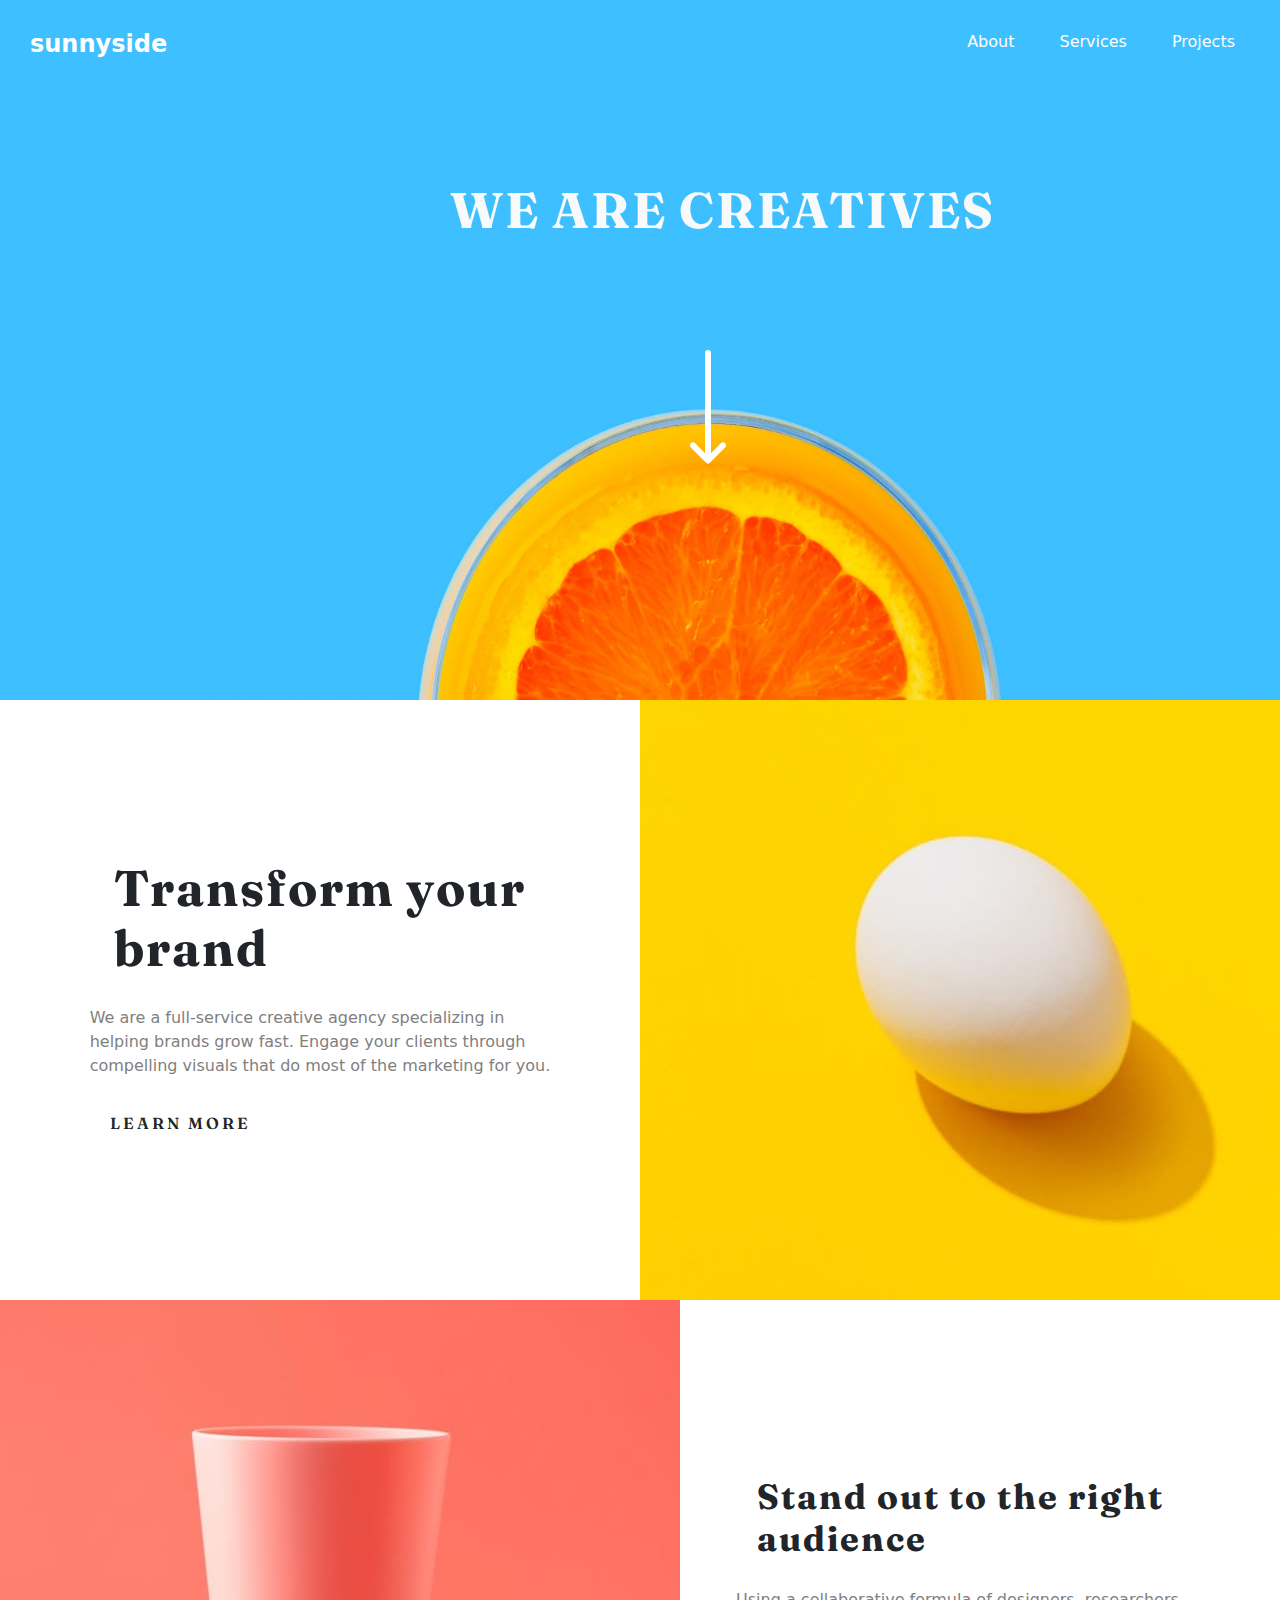
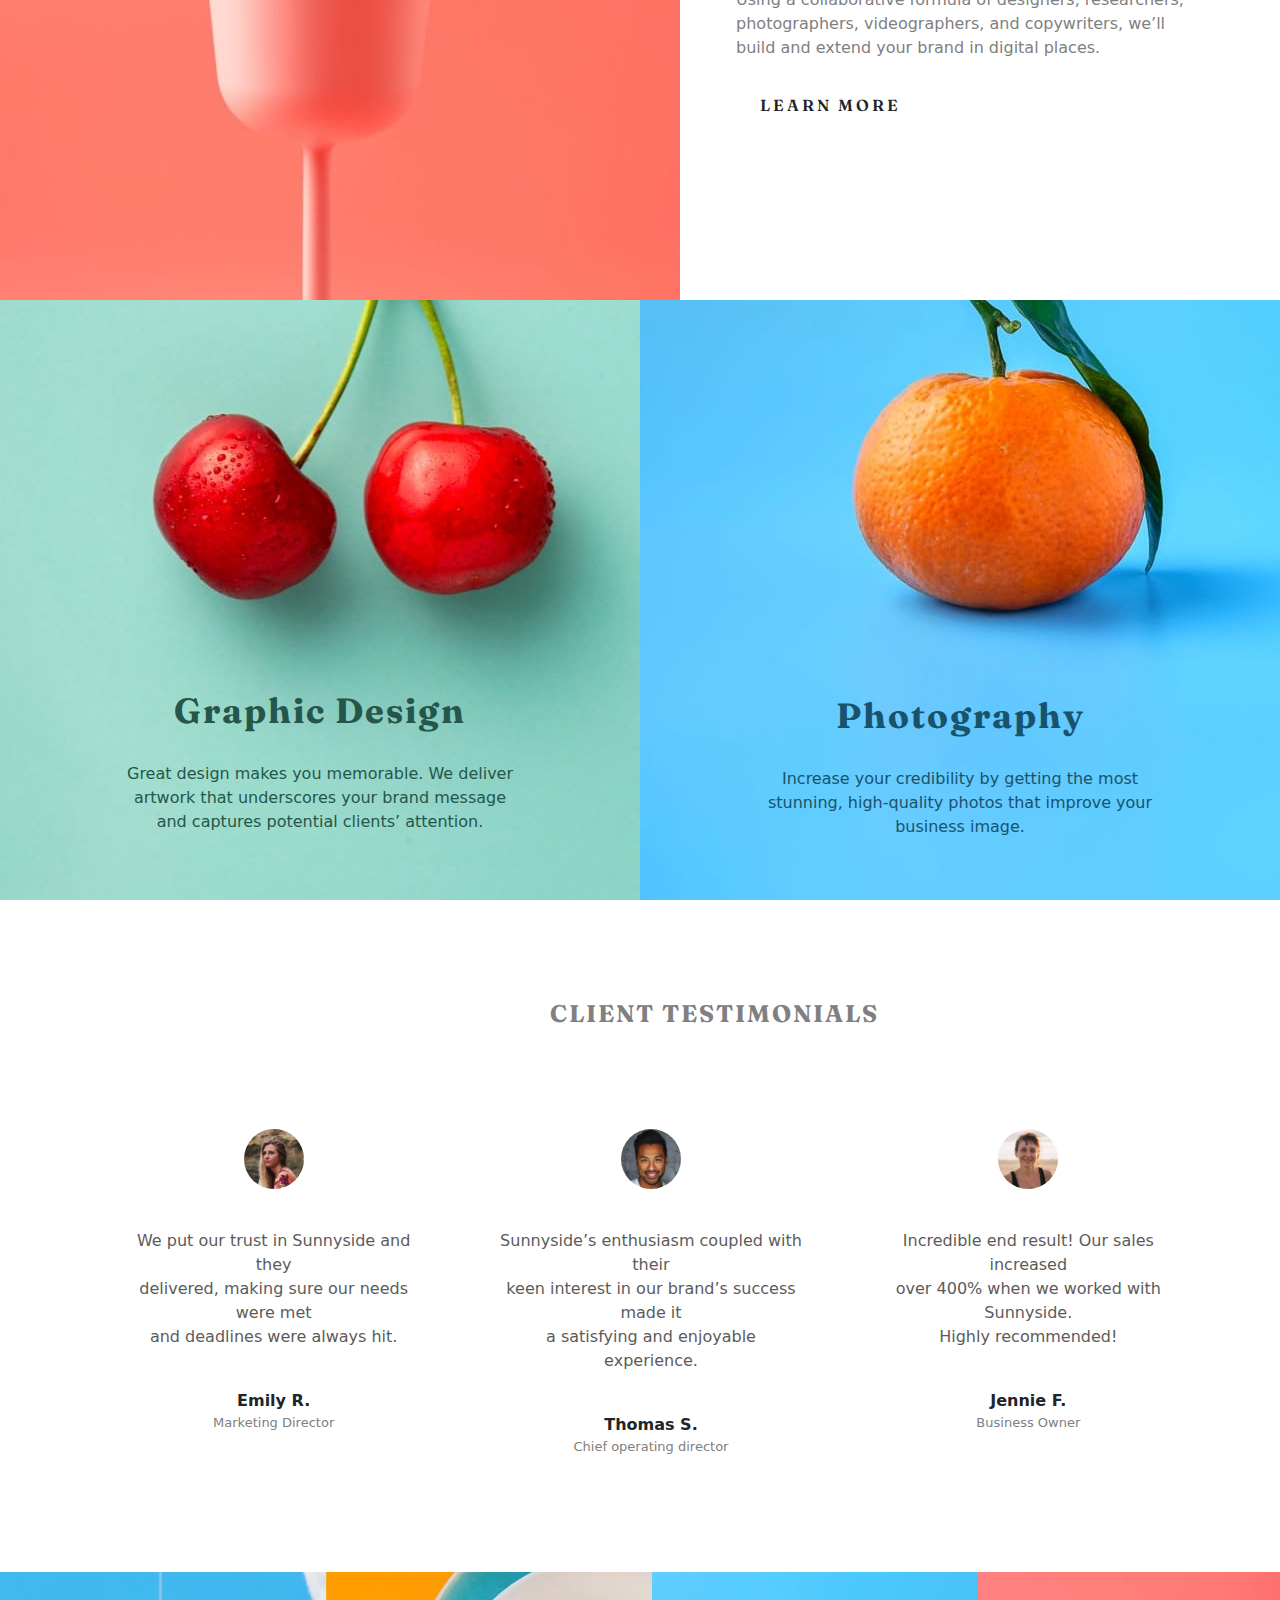
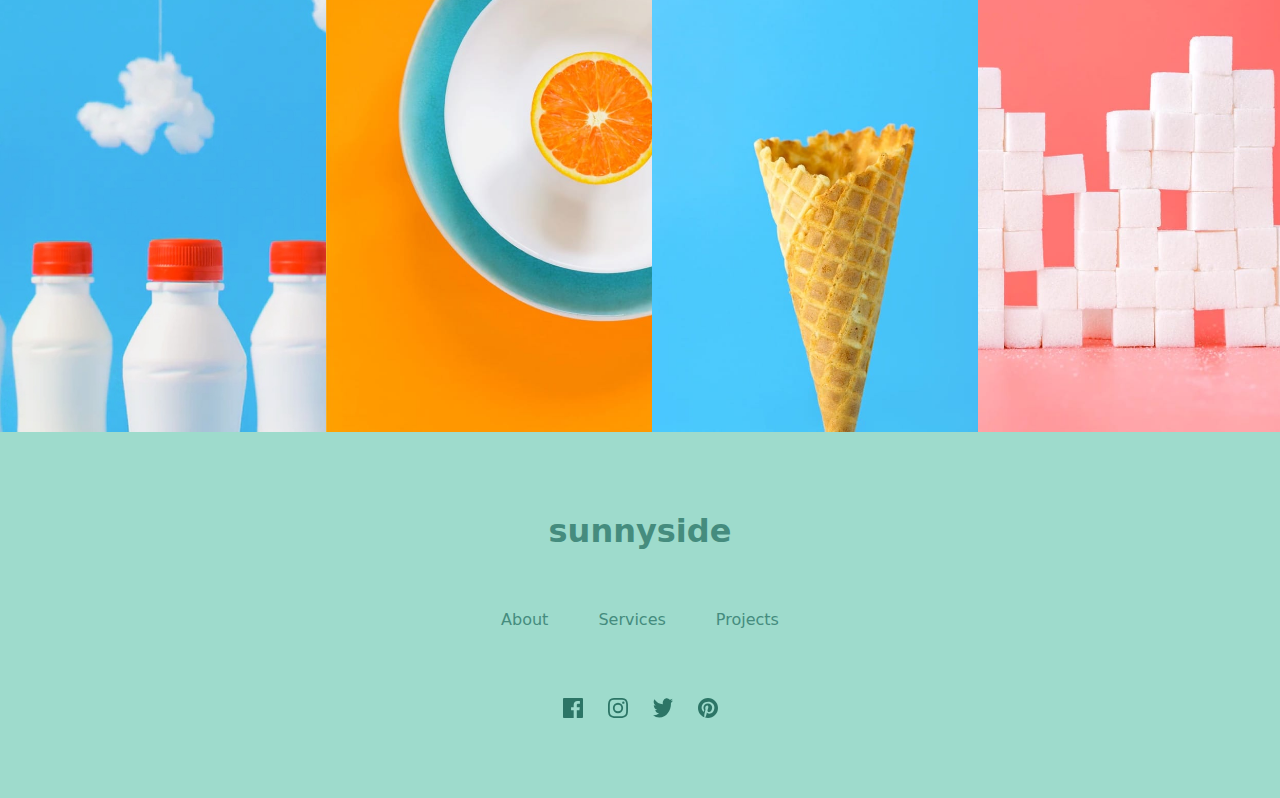
<file: index.html>
<!DOCTYPE html>
<html lang="en">
<head>
    <meta charset="UTF-8">
    <meta name="viewport" content="width=device-width, initial-scale=1.0">
    <title>Document</title>
    <link href="https://cdn.jsdelivr.net/npm/bootstrap@5.3.3/dist/css/bootstrap.min.css" rel="stylesheet" integrity="sha384-QWTKZyjpPEjISv5WaRU9OFeRpok6YctnYmDr5pNlyT2bRjXh0JMhjY6hW+ALEwIH" crossorigin="anonymous">
    <link rel="stylesheet" href="style.css">
</head>
<body style="padding: 0; margin: 0;">
    <div style="display: flex; flex-direction: row; gap: 800px;padding: 30px; background-color: #3ebfff;color: white;">
        <h1 style="font-size: x-large; font-weight: 600;">sunnyside</h1>
        <div style="display: flex; flex-direction: row; gap: 45px;">
            <p>About</p>
            <p>Services</p>
            <p>Projects</p>
            <button style="background-color: white; border: none;border-radius: 20px; color: black;width: 100px;height: 40px;font-size: small;font-weight: 600;">CONTACT</button>
        </div>
    </div>
    <div class="column" style="background-color: #3ebfff;">
        <img src="image-header.jpg" style="width: 1000px;height: 600px; margin-left: 210px;">
        <h1 class="text-light" style="position: absolute; top: 180px;left: 450px;font-size:50px;font-family: Fraunces; font-weight: 700; letter-spacing: 2px;">WE ARE CREATIVES</h1>
        <img src="icon-arrow-down.svg" style="position: absolute; top: 350px;left: 690px;">
    </div>
    <section>
        <div style="display: flex; flex-direction: row;">
            <div class="col-lg-6" style="display: flex; flex-direction: column; gap: 20px; justify-content: center; align-items: center; text-align: start;">
                <h1 style="font-size:50px;font-family: Fraunces; font-weight: 700; letter-spacing: 2px;">Transform your <br>brand</h1>
                <p style="color: gray;">
                    We are a full-service creative agency specializing in<br> helping brands grow fast. 
                    Engage your clients through <br>compelling visuals that do most of the marketing for you.
                </p>
                <h6 style="letter-spacing: 3px; margin-right: 280px;font-family: Fraunces;font-weight: 600;">LEARN MORE</h6>
            </div>
            <div class="col-lg-6">
                <img src="image-transform.jpg">
            </div>
        </div>
    </section>
   <section>
        <div style="display: flex; flex-direction: row;">
            <div class="col-lg-6" style="display: flex; flex-direction: column; gap: 20px; justify-content: center; align-items: center; text-align: start;">
                <img src="image-stand-out.jpg">
            </div>
            <div class="col-lg-6" style="display: flex; flex-direction: column; gap: 20px; justify-content: center; align-items: center; text-align: start;">
                <h1 style="font-size:35px;font-family: Fraunces; font-weight: 700; letter-spacing: 2px;">Stand out to the right<br> audience</h1>
                <p style="color: gray;">
                    Using a collaborative formula of designers, researchers,<br> photographers, videographers, and copywriters, we’ll <br>build and extend your brand in digital places.
                </p>
                <h6 style="letter-spacing: 3px; margin-right: 260px;font-family: Fraunces;font-weight: 600;">LEARN MORE</h6>
            </div>
        </div>
    </section>
   <section>
    <div style="display: flex; flex-direction: row;">
        <div class="col-lg-6" style="background-image:url(image-graphic-design.jpg);height: 600px;display:flex; flex-direction: column; justify-content: center;align-items: center;text-align: center;">
            <h1 style="margin-top: 340px;margin-bottom: 30px;font-size:35px;font-family: Fraunces; font-weight: 700; letter-spacing: 2px;color: hsl(167, 40%, 24%);">Graphic Design</h1>
            <p style="color: hsl(167, 40%, 24%);">Great design makes you memorable. We deliver<br> artwork that underscores your brand message<br> and captures potential clients’ attention.</p>
        </div>
        <div class="col-lg-6" style="background-image: url(image-photography.jpg); display:flex; flex-direction: column; justify-content: center;align-items: center;text-align: center;">
            <h1 style="margin-top: 350px;margin-bottom: 30px;font-size:35px;font-family: Fraunces; font-weight: 700; letter-spacing: 2px;color: hsl(198, 62%, 26%);">Photography</h1>
            <p style="color: hsl(198, 62%, 26%);">Increase your credibility by getting the most<br> stunning, high-quality photos that improve your <br>business image.</p>
        </div>
    </div>
   </section>
   <section>
    <h1 style="font-size: x-large;font-family: Fraunces; font-weight: 700;color: gray;letter-spacing: 2px;margin-top: 100px;margin-left: 550px;margin-bottom: 0;">CLIENT TESTIMONIALS</h1>
    <div class="row" style="margin-left: 10px; gap: 50px;padding: 100px;text-align: center;">
        <div class="col" >
            <img src="image-emily.jpg" style="width: 60px;height: 60px;border-radius: 50%;margin-bottom: 40px;">
            <p style="margin-bottom: 40px;color:  rgb(92, 91, 91);">We put our trust in Sunnyside and they <br>delivered, making sure our needs were met<br> and deadlines were always hit.</p>
            <b>Emily R.</b>
            <p style="color: gray;font-size: small;">Marketing Director</p>
        </div>
        <div class="col">
            <img src="image-thomas.jpg" style="width: 60px;height: 60px;border-radius: 50%;margin-bottom: 40px;">
            <p style="margin-bottom: 40px; color: rgb(92, 91, 91);">Sunnyside’s enthusiasm coupled with their<br> keen interest in our brand’s success made it<br> a satisfying and enjoyable experience.</p>
            <b>Thomas S.</b>
            <p style="color: gray;font-size: small;">Chief operating director</p>
        </div>
        <div class="col">
            <img src="image-jennie.jpg" style="width: 60px;height: 60px;border-radius: 50%;margin-bottom: 40px;"> 
            <p style="margin-bottom: 40px;color:  rgb(92, 91, 91);">Incredible end result! Our sales increased <br>over 400% when we worked with Sunnyside. <br>Highly recommended!</p>
            <b>Jennie F.</b>
            <p style="color: gray;font-size: small;">Business Owner</p>
        </div>
    </div>
   </section>
   <section>
    <div class="row">
        <div class="col-lg-3">
            <img src="image-gallery-milkbottles.jpg" style="width: 370px;">
        </div>
        <div class="col-lg-3">
            <img src="image-gallery-orange.jpg" style="width: 370px;">
        </div>
        <div class="col-lg-3">
            <img src="image-gallery-cone.jpg" style="width: 370px;">
        </div>
        <div class="col-lg-3">
            <img src="image-gallery-sugarcubes.jpg" style="width: 370px;">
        </div>
    </div>
   </section>
   <section>
    <div class="column d-flex flex-column justify-content-center align-items-center" style="padding: 80px; background-color: #9EDBCC;">
        <h2 style="color: hsl(168, 34%, 41%);font-weight: 700;">sunnyside</h2>
        <div style="display: flex; flex-direction: row; gap: 50px;margin-top: 50px;color: hsl(168, 34%, 41%);" >
            <p>About</p>
            <p>Services</p>
            <p>Projects</p>
        </div>
        <div style="display: flex; flex-direction: row;gap: 25px;margin-top: 50px;">
            <img src="icon-facebook.svg">
            <img src="icon-instagram.svg">
            <img src="icon-twitter.svg">
            <img src="icon-pinterest.svg">
        </div>
    </div>
   </section>
    <script src="https://cdn.jsdelivr.net/npm/bootstrap@5.3.3/dist/js/bootstrap.bundle.min.js" integrity="sha384-YvpcrYf0tY3lHB60NNkmXc5s9fDVZLESaAA55NDzOxhy9GkcIdslK1eN7N6jIeHz" crossorigin="anonymous"></script>
</body>
</html>
</file>
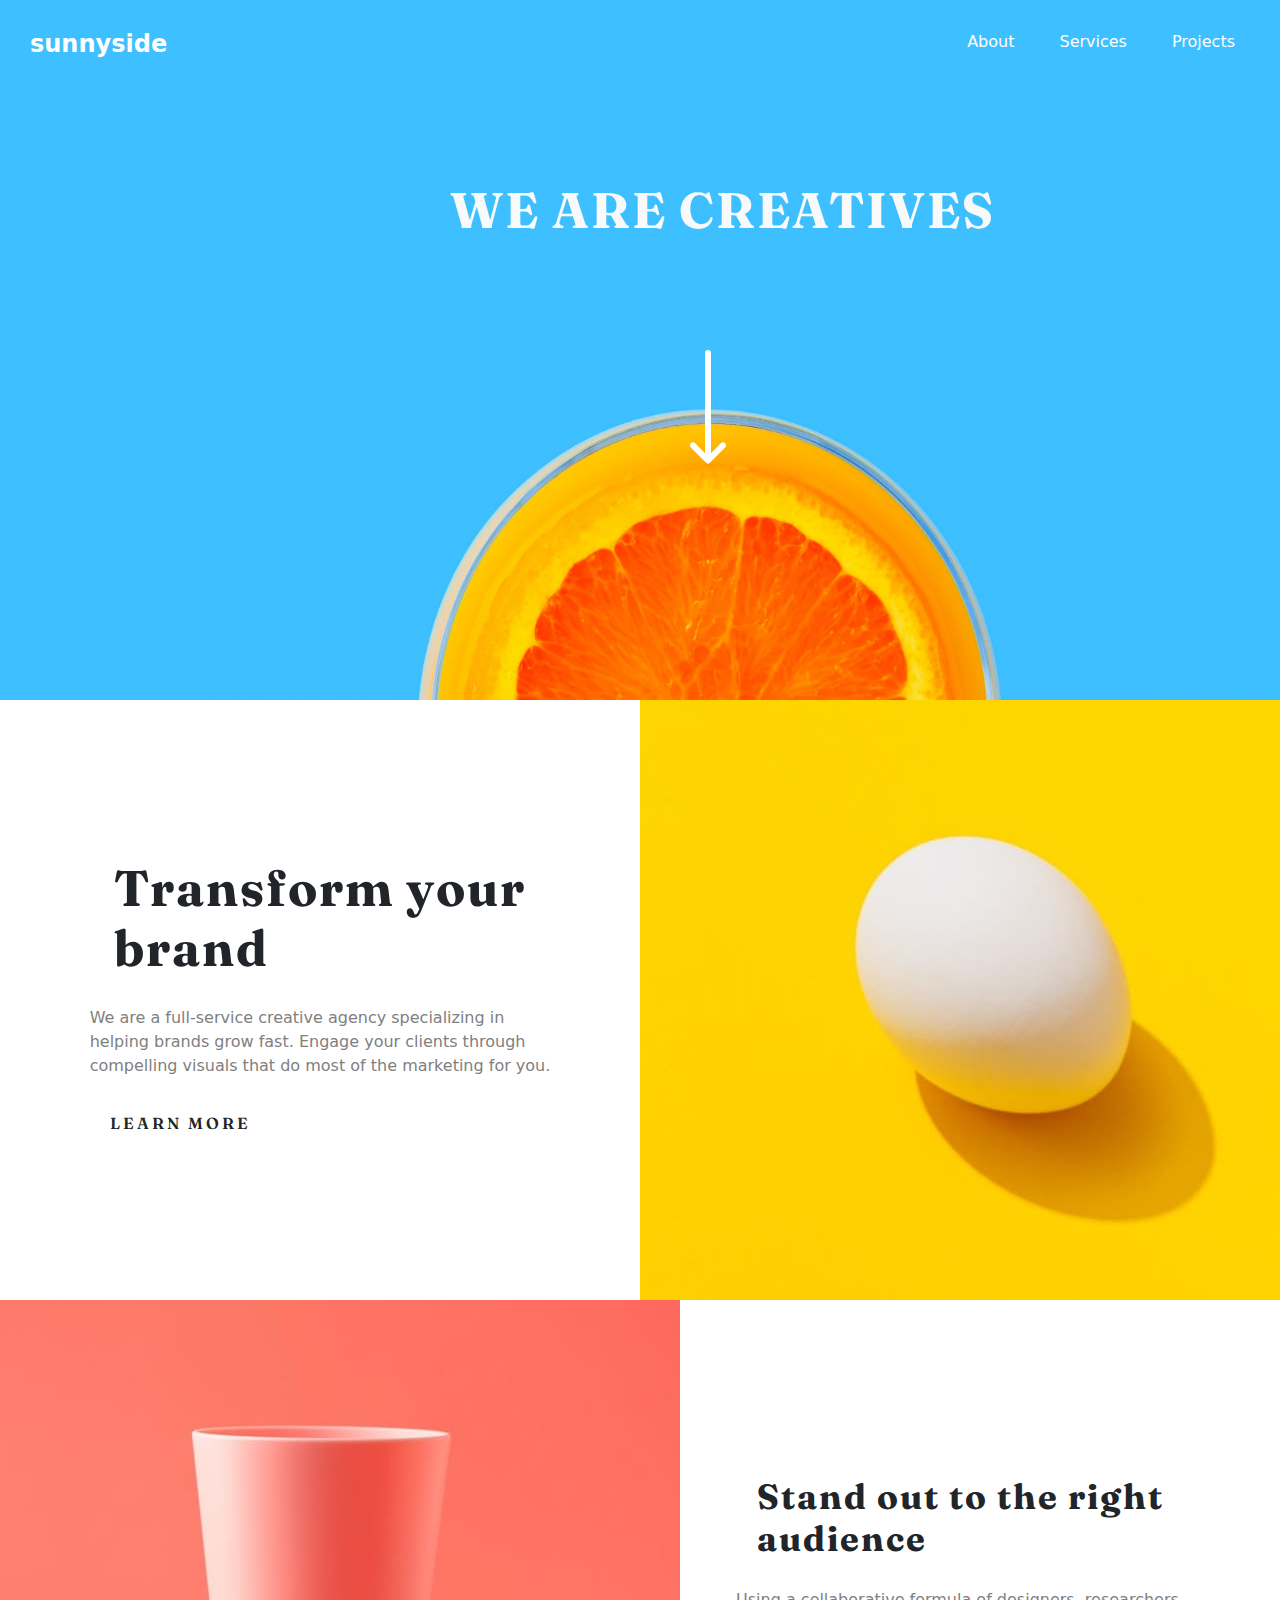
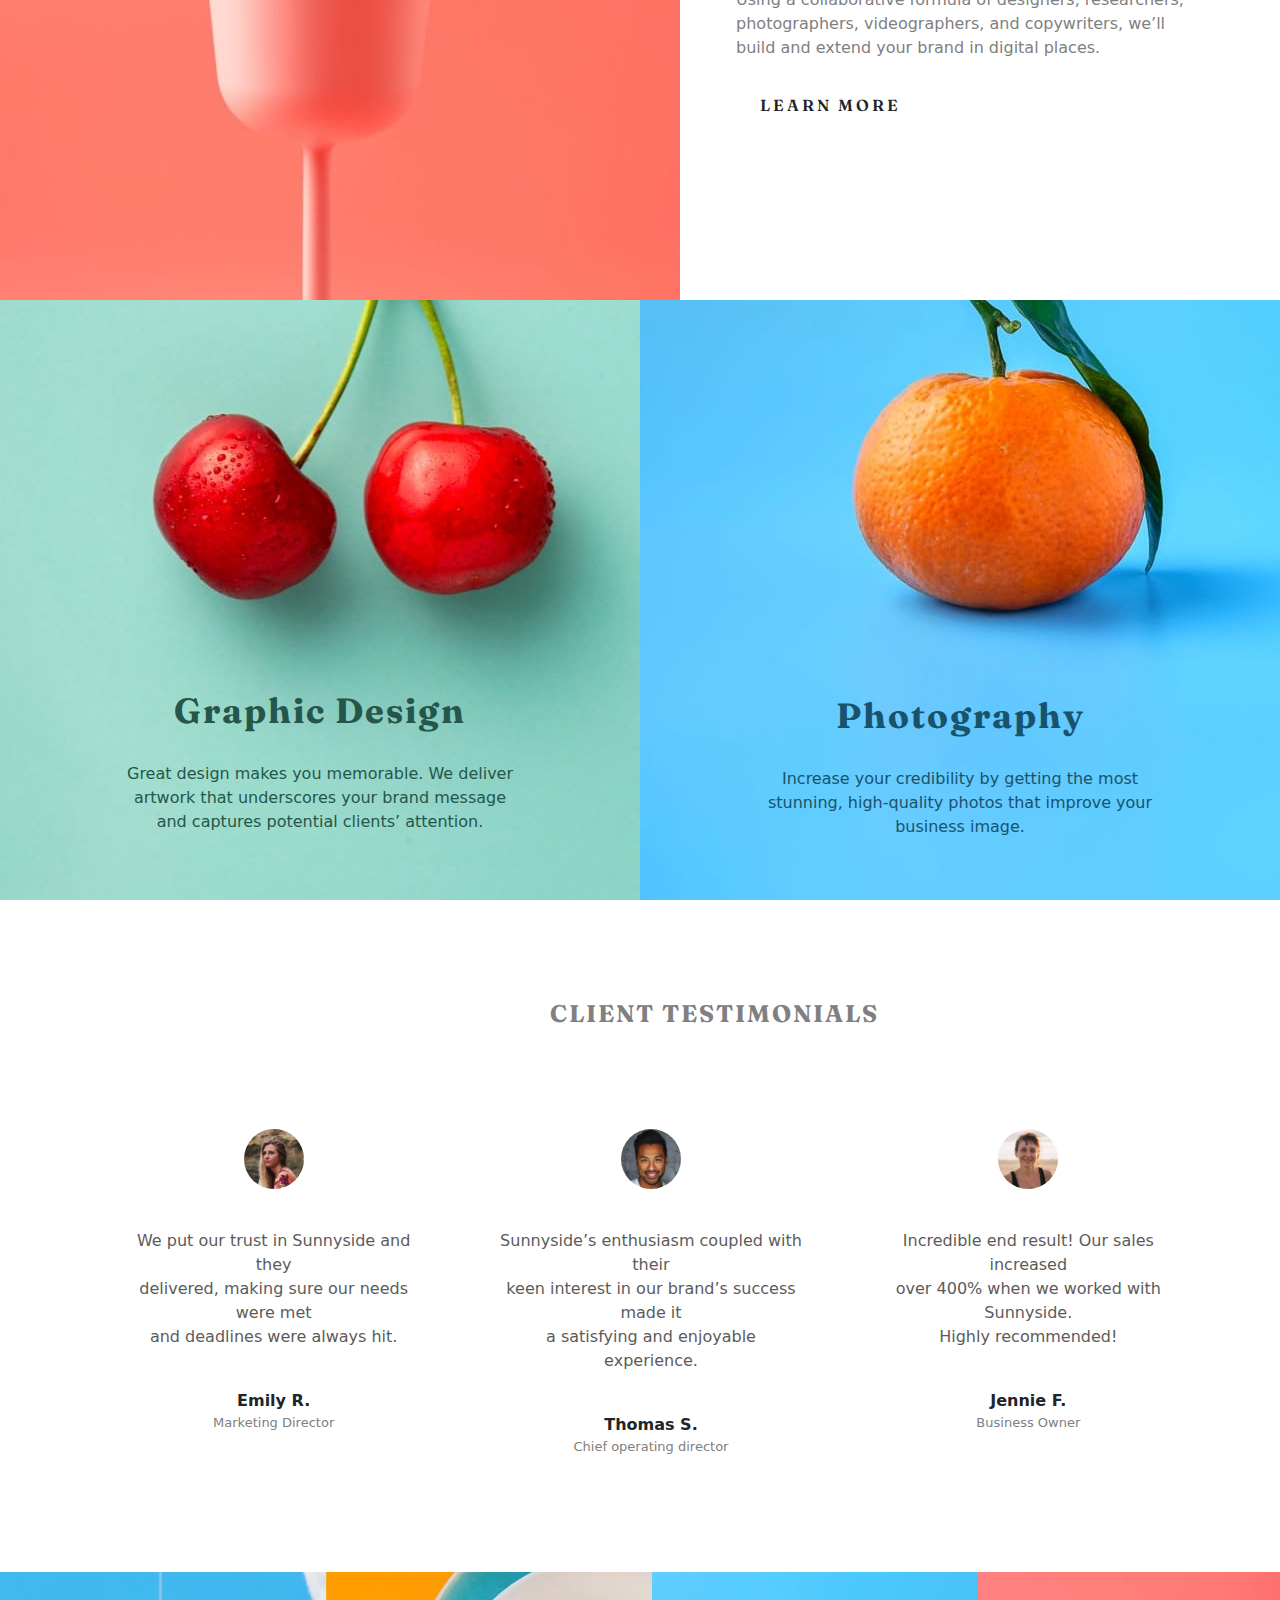
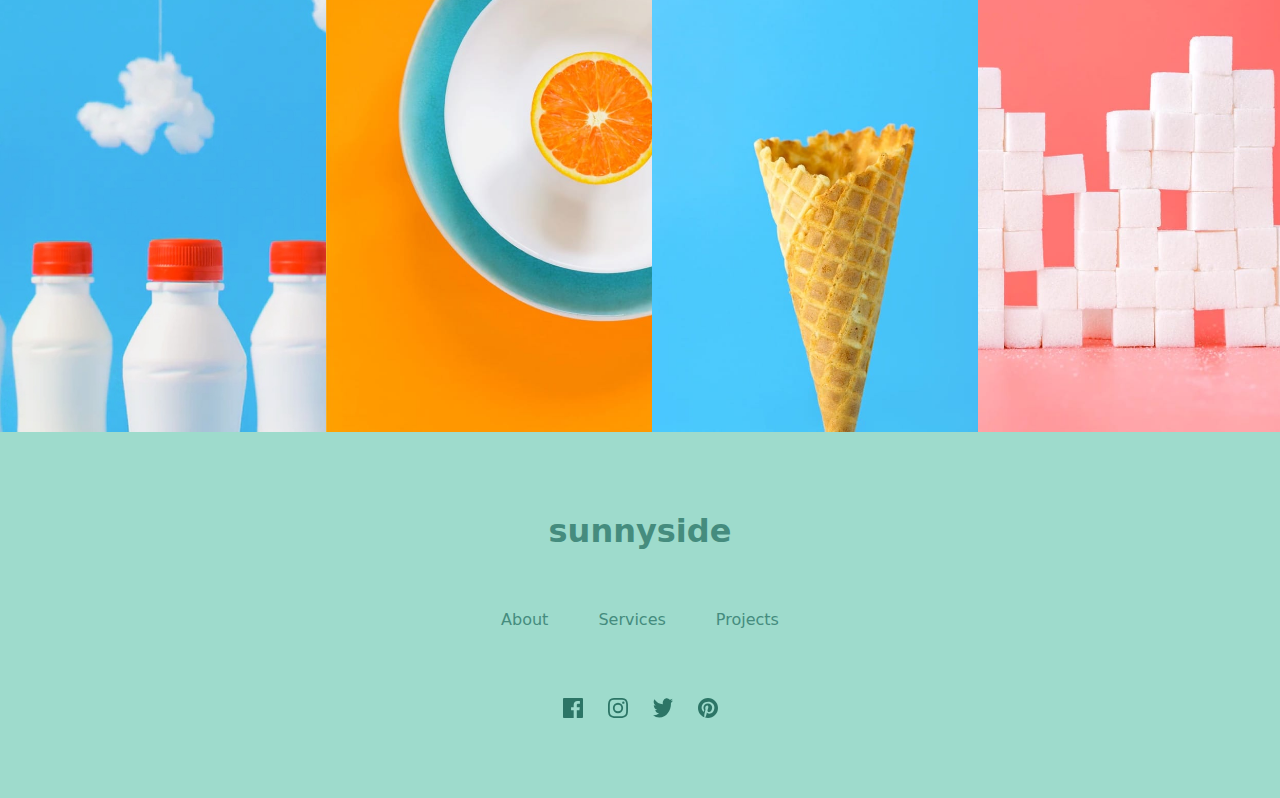
<file: indexx.html>
<!DOCTYPE html>
<html lang="en">
<head>
    <meta charset="UTF-8">
    <meta name="viewport" content="width=device-width, initial-scale=1.0">
    <title>Document</title>
    <link href="https://cdn.jsdelivr.net/npm/bootstrap@5.3.3/dist/css/bootstrap.min.css" rel="stylesheet" integrity="sha384-QWTKZyjpPEjISv5WaRU9OFeRpok6YctnYmDr5pNlyT2bRjXh0JMhjY6hW+ALEwIH" crossorigin="anonymous">
    <link rel="stylesheet" href="style.css">
</head>
<body style="padding: 0; margin: 0;">
    <div style="display: flex; flex-direction: row; gap: 800px;padding: 30px; background-color: #3ebfff;color: white;">
        <h1 style="font-size: x-large; font-weight: 600;">sunnyside</h1>
        <div style="display: flex; flex-direction: row; gap: 45px;">
            <p>About</p>
            <p>Services</p>
            <p>Projects</p>
            <button style="background-color: white; border: none;border-radius: 20px; color: black;width: 100px;height: 40px;font-size: small;font-weight: 600;">CONTACT</button>
        </div>
    </div>
    <div class="column" style="background-color: #3ebfff;">
        <img src="image-header.jpg" style="width: 1000px;height: 600px; margin-left: 210px;">
        <h1 class="text-light" style="position: absolute; top: 180px;left: 450px;font-size:50px;font-family: Fraunces; font-weight: 700; letter-spacing: 2px;">WE ARE CREATIVES</h1>
        <img src="icon-arrow-down.svg" style="position: absolute; top: 350px;left: 690px;">
    </div>
    <section>
        <div style="display: flex; flex-direction: row;">
            <div class="col-lg-6" style="display: flex; flex-direction: column; gap: 20px; justify-content: center; align-items: center; text-align: start;">
                <h1 style="font-size:50px;font-family: Fraunces; font-weight: 700; letter-spacing: 2px;">Transform your <br>brand</h1>
                <p style="color: gray;">
                    We are a full-service creative agency specializing in<br> helping brands grow fast. 
                    Engage your clients through <br>compelling visuals that do most of the marketing for you.
                </p>
                <h6 style="letter-spacing: 3px; margin-right: 280px;font-family: Fraunces;font-weight: 600;">LEARN MORE</h6>
            </div>
            <div class="col-lg-6">
                <img src="image-transform.jpg">
            </div>
        </div>
    </section>
   <section>
        <div style="display: flex; flex-direction: row;">
            <div class="col-lg-6" style="display: flex; flex-direction: column; gap: 20px; justify-content: center; align-items: center; text-align: start;">
                <img src="image-stand-out.jpg">
            </div>
            <div class="col-lg-6" style="display: flex; flex-direction: column; gap: 20px; justify-content: center; align-items: center; text-align: start;">
                <h1 style="font-size:35px;font-family: Fraunces; font-weight: 700; letter-spacing: 2px;">Stand out to the right<br> audience</h1>
                <p style="color: gray;">
                    Using a collaborative formula of designers, researchers,<br> photographers, videographers, and copywriters, we’ll <br>build and extend your brand in digital places.
                </p>
                <h6 style="letter-spacing: 3px; margin-right: 260px;font-family: Fraunces;font-weight: 600;">LEARN MORE</h6>
            </div>
        </div>
    </section>
   <section>
    <div style="display: flex; flex-direction: row;">
        <div class="col-lg-6" style="background-image:url(image-graphic-design.jpg);height: 600px;display:flex; flex-direction: column; justify-content: center;align-items: center;text-align: center;">
            <h1 style="margin-top: 340px;margin-bottom: 30px;font-size:35px;font-family: Fraunces; font-weight: 700; letter-spacing: 2px;color: hsl(167, 40%, 24%);">Graphic Design</h1>
            <p style="color: hsl(167, 40%, 24%);">Great design makes you memorable. We deliver<br> artwork that underscores your brand message<br> and captures potential clients’ attention.</p>
        </div>
        <div class="col-lg-6" style="background-image: url(image-photography.jpg); display:flex; flex-direction: column; justify-content: center;align-items: center;text-align: center;">
            <h1 style="margin-top: 350px;margin-bottom: 30px;font-size:35px;font-family: Fraunces; font-weight: 700; letter-spacing: 2px;color: hsl(198, 62%, 26%);">Photography</h1>
            <p style="color: hsl(198, 62%, 26%);">Increase your credibility by getting the most<br> stunning, high-quality photos that improve your <br>business image.</p>
        </div>
    </div>
   </section>
   <section>
    <h1 style="font-size: x-large;font-family: Fraunces; font-weight: 700;color: gray;letter-spacing: 2px;margin-top: 100px;margin-left: 550px;margin-bottom: 0;">CLIENT TESTIMONIALS</h1>
    <div class="row" style="margin-left: 10px; gap: 50px;padding: 100px;text-align: center;">
        <div class="col" >
            <img src="image-emily.jpg" style="width: 60px;height: 60px;border-radius: 50%;margin-bottom: 40px;">
            <p style="margin-bottom: 40px;color:  rgb(92, 91, 91);">We put our trust in Sunnyside and they <br>delivered, making sure our needs were met<br> and deadlines were always hit.</p>
            <b>Emily R.</b>
            <p style="color: gray;font-size: small;">Marketing Director</p>
        </div>
        <div class="col">
            <img src="image-thomas.jpg" style="width: 60px;height: 60px;border-radius: 50%;margin-bottom: 40px;">
            <p style="margin-bottom: 40px; color: rgb(92, 91, 91);">Sunnyside’s enthusiasm coupled with their<br> keen interest in our brand’s success made it<br> a satisfying and enjoyable experience.</p>
            <b>Thomas S.</b>
            <p style="color: gray;font-size: small;">Chief operating director</p>
        </div>
        <div class="col">
            <img src="image-jennie.jpg" style="width: 60px;height: 60px;border-radius: 50%;margin-bottom: 40px;"> 
            <p style="margin-bottom: 40px;color:  rgb(92, 91, 91);">Incredible end result! Our sales increased <br>over 400% when we worked with Sunnyside. <br>Highly recommended!</p>
            <b>Jennie F.</b>
            <p style="color: gray;font-size: small;">Business Owner</p>
        </div>
    </div>
   </section>
   <section>
    <div class="row">
        <div class="col-lg-3">
            <img src="image-gallery-milkbottles.jpg" style="width: 370px;">
        </div>
        <div class="col-lg-3">
            <img src="image-gallery-orange.jpg" style="width: 370px;">
        </div>
        <div class="col-lg-3">
            <img src="image-gallery-cone.jpg" style="width: 370px;">
        </div>
        <div class="col-lg-3">
            <img src="image-gallery-sugarcubes.jpg" style="width: 370px;">
        </div>
    </div>
   </section>
   <section>
    <div class="column d-flex flex-column justify-content-center align-items-center" style="padding: 80px; background-color: #9EDBCC;">
        <h2 style="color: hsl(168, 34%, 41%);font-weight: 700;">sunnyside</h2>
        <div style="display: flex; flex-direction: row; gap: 50px;margin-top: 50px;color: hsl(168, 34%, 41%);" >
            <p>About</p>
            <p>Services</p>
            <p>Projects</p>
        </div>
        <div style="display: flex; flex-direction: row;gap: 25px;margin-top: 50px;">
            <img src="icon-facebook.svg">
            <img src="icon-instagram.svg">
            <img src="icon-twitter.svg">
            <img src="icon-pinterest.svg">
        </div>
    </div>
   </section>
    <script src="https://cdn.jsdelivr.net/npm/bootstrap@5.3.3/dist/js/bootstrap.bundle.min.js" integrity="sha384-YvpcrYf0tY3lHB60NNkmXc5s9fDVZLESaAA55NDzOxhy9GkcIdslK1eN7N6jIeHz" crossorigin="anonymous"></script>
</body>
</html>
</file>
<file: style.css>
@import url('https://fonts.googleapis.com/css2?family=Big+Shoulders+Inline+Text:wght@100..900&family=DM+Serif+Display:ital@0;1&family=Dancing+Script:wght@400..700&family=Figtree:ital,wght@0,300..900;1,300..900&family=Fraunces:ital,opsz,wght@0,9..144,100..900;1,9..144,100..900&family=Kumbh+Sans:wght@100..900&family=Open+Sans:ital,wght@0,300..800;1,300..800&family=Playfair+Display:ital,wght@0,400..900;1,400..900&family=Poppins:ital,wght@0,100;0,200;0,300;0,400;0,500;0,600;0,700;0,800;0,900;1,100;1,200;1,300;1,400;1,500;1,600;1,700;1,800;1,900&family=Raleway:ital,wght@0,100..900;1,100..900&family=Space+Grotesk:wght@300..700&display=swap');
</file>
